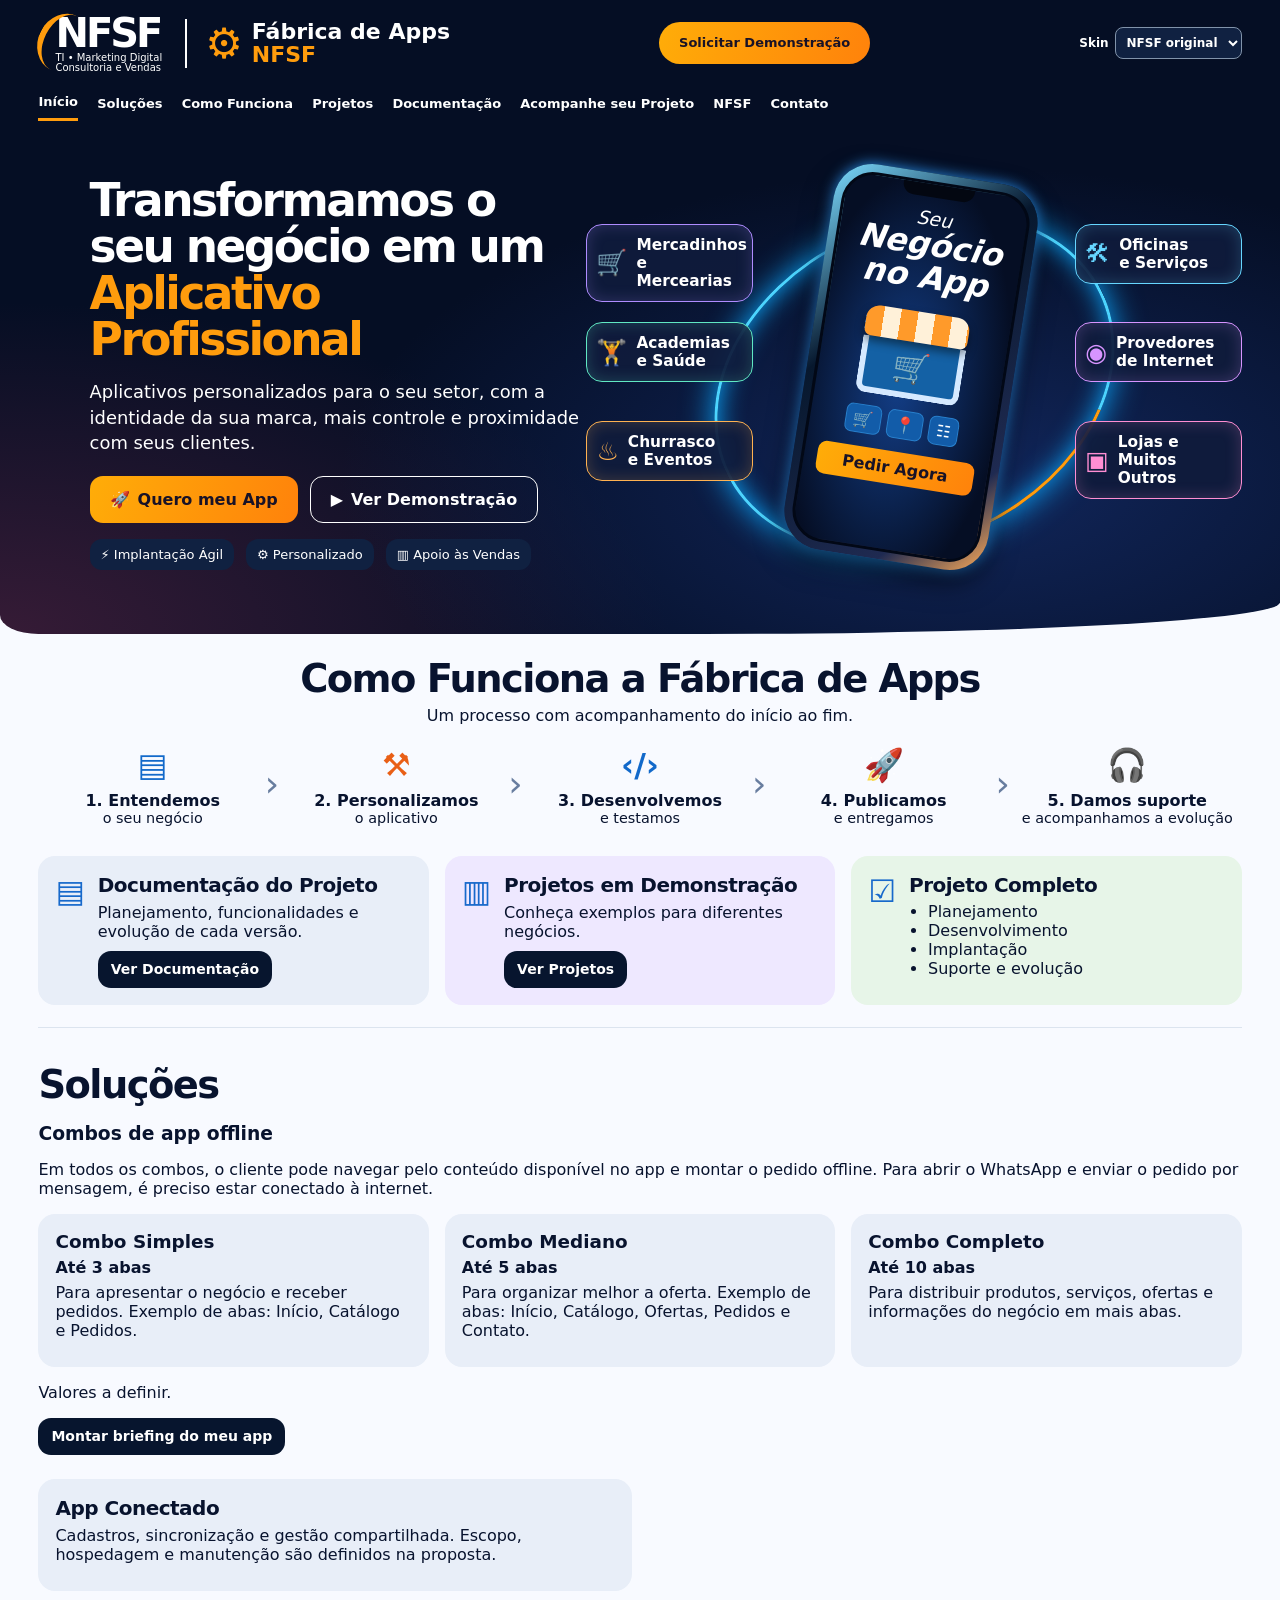
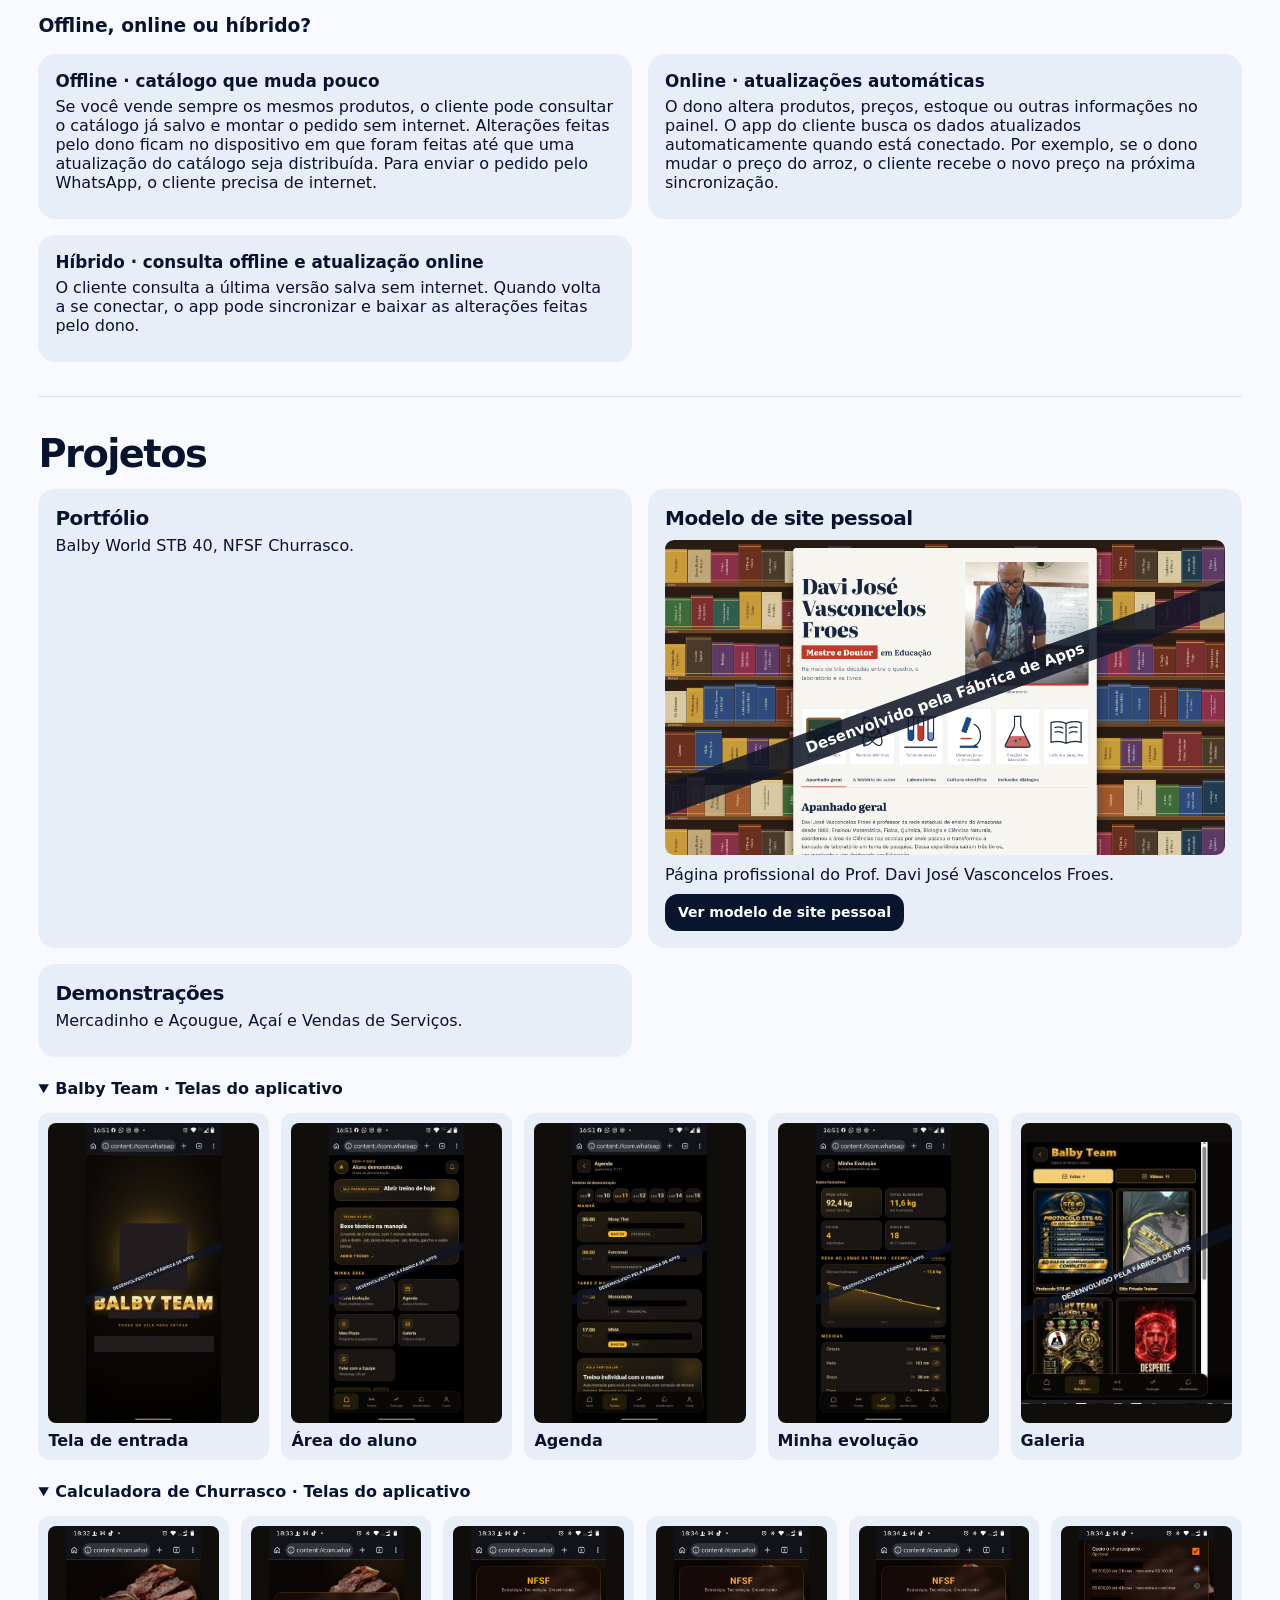
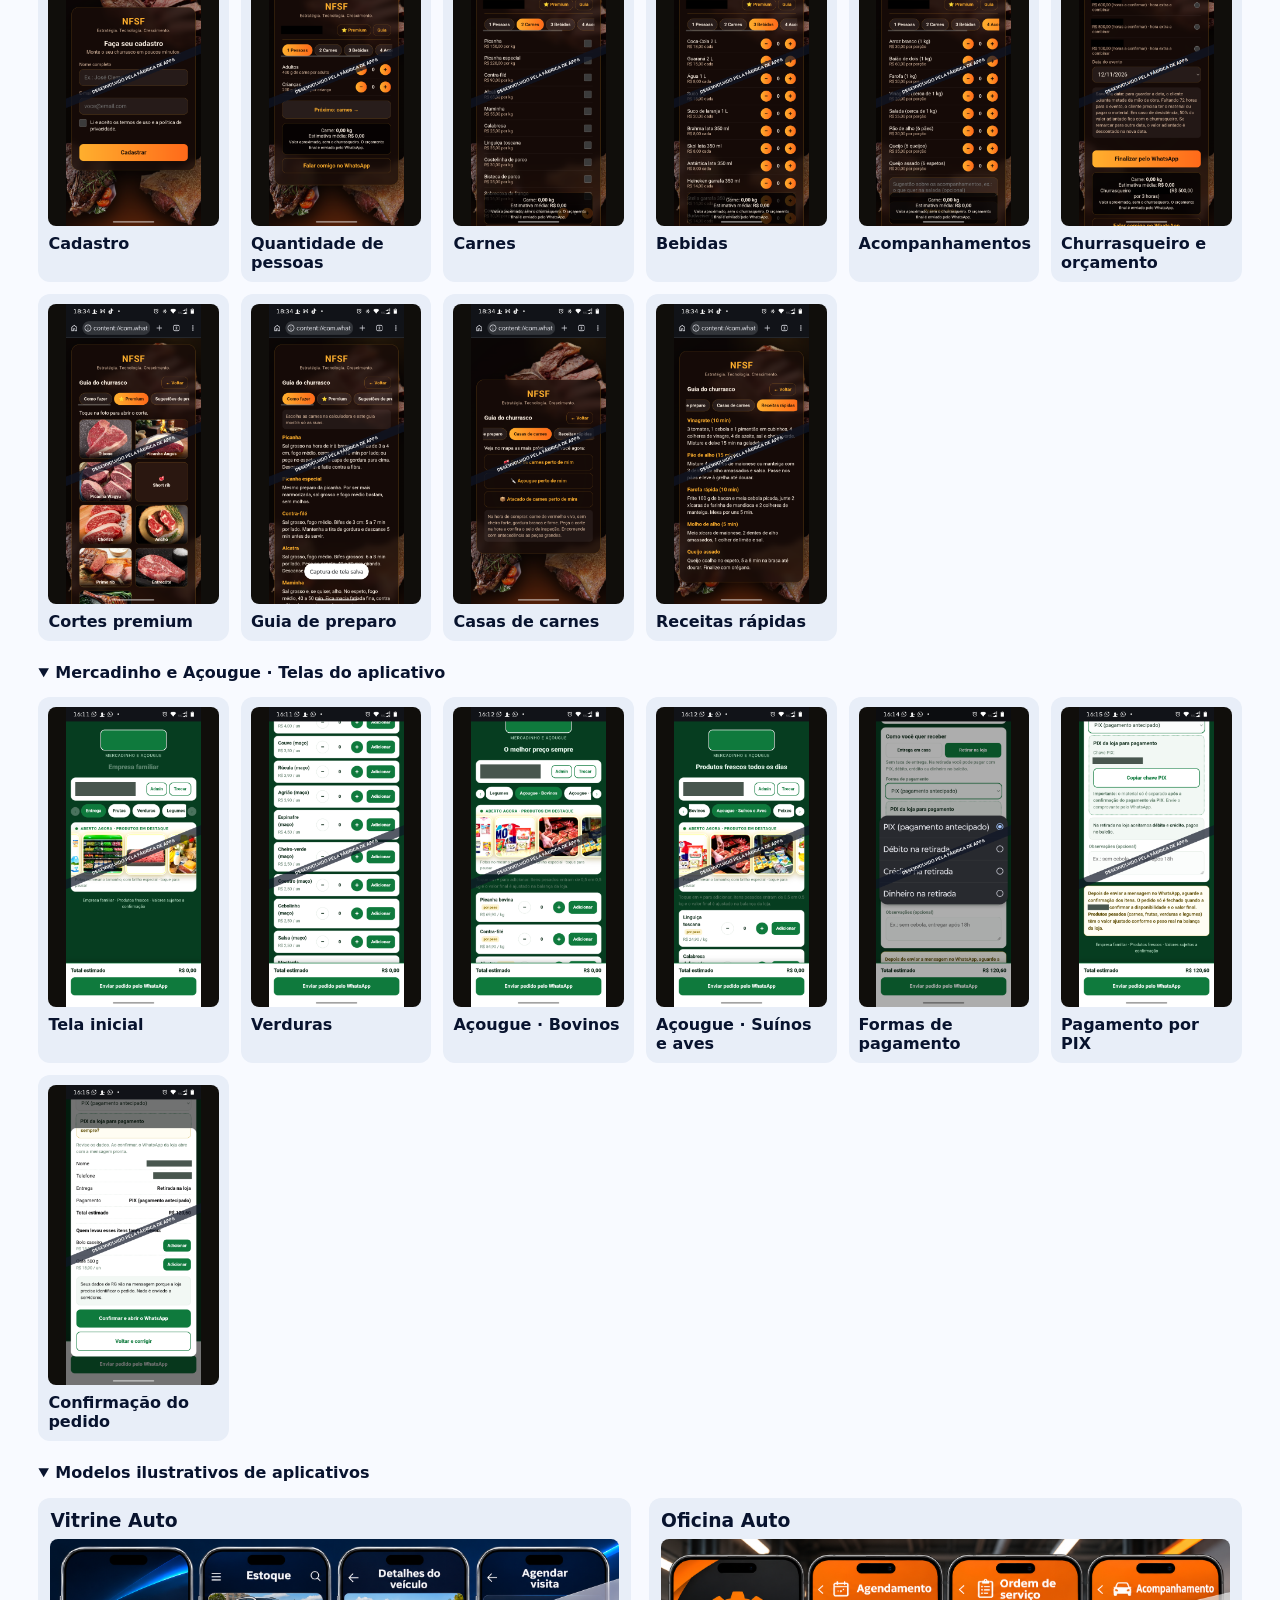
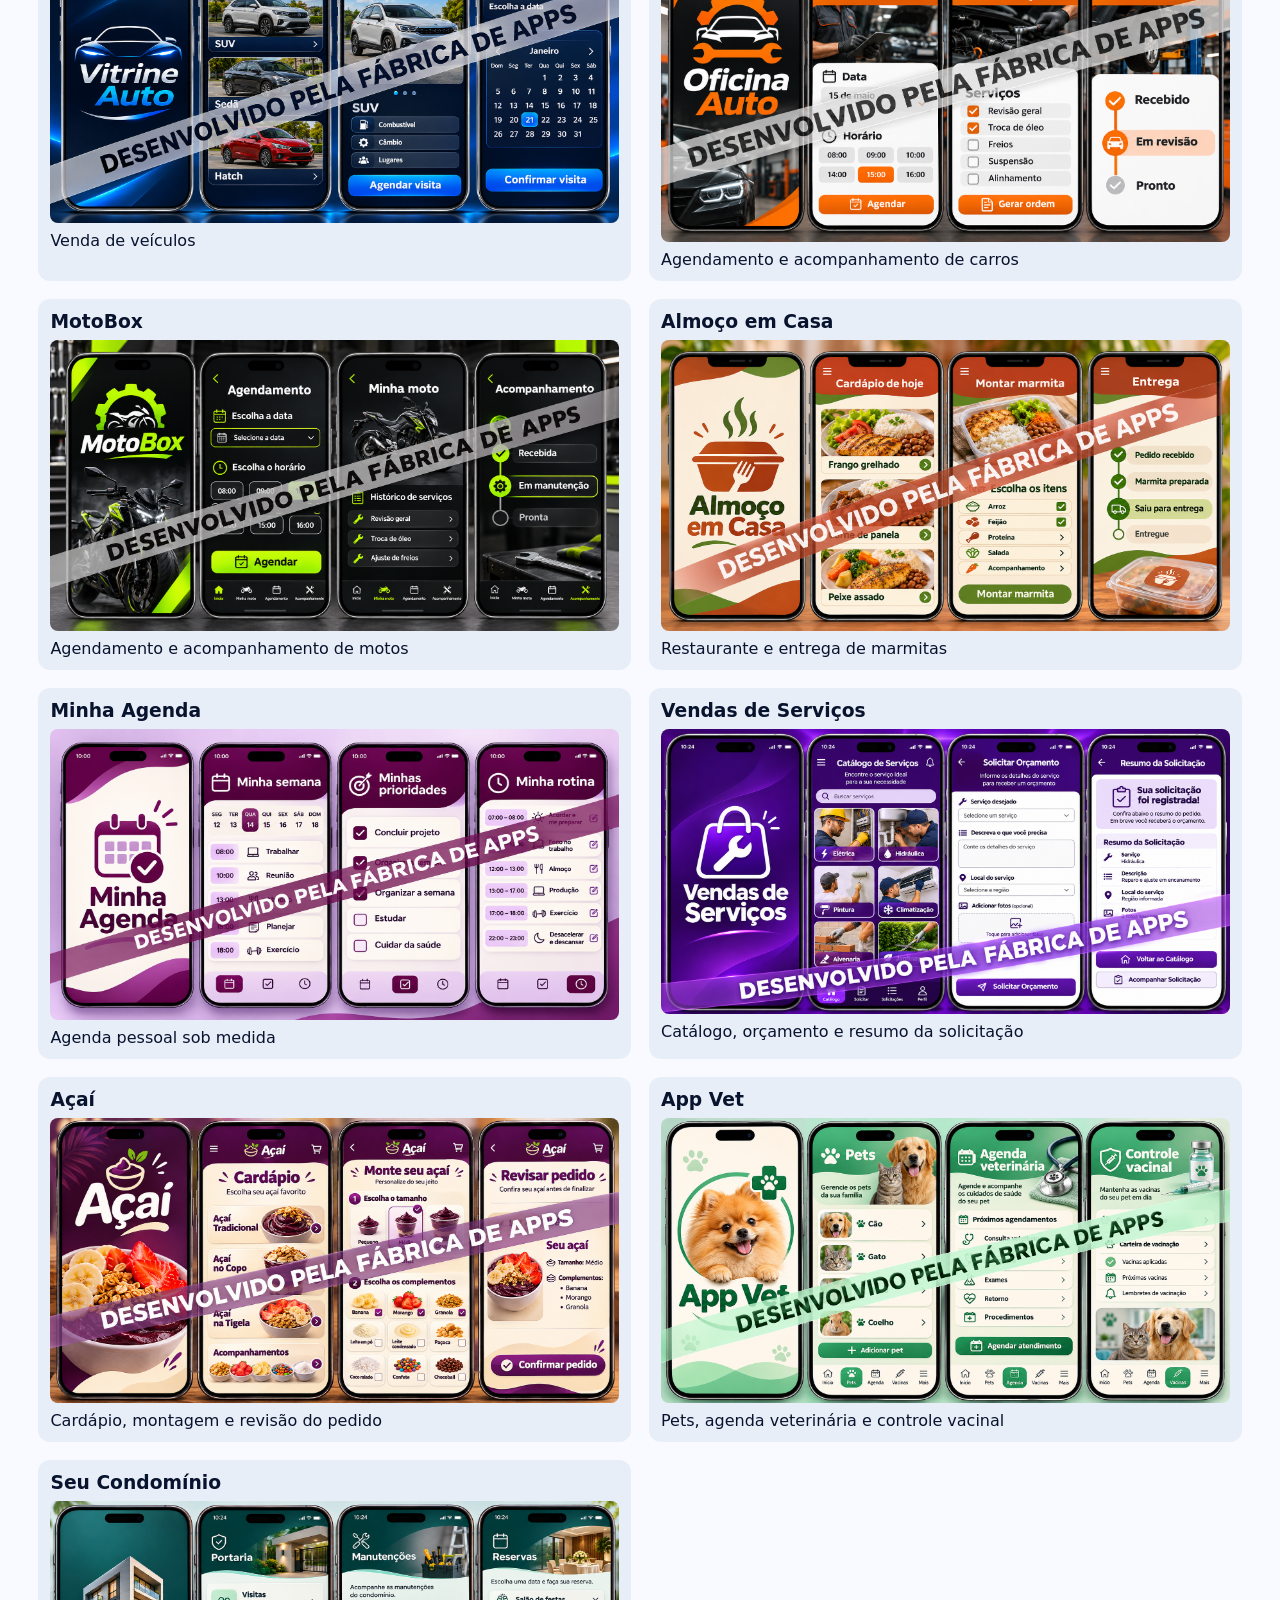
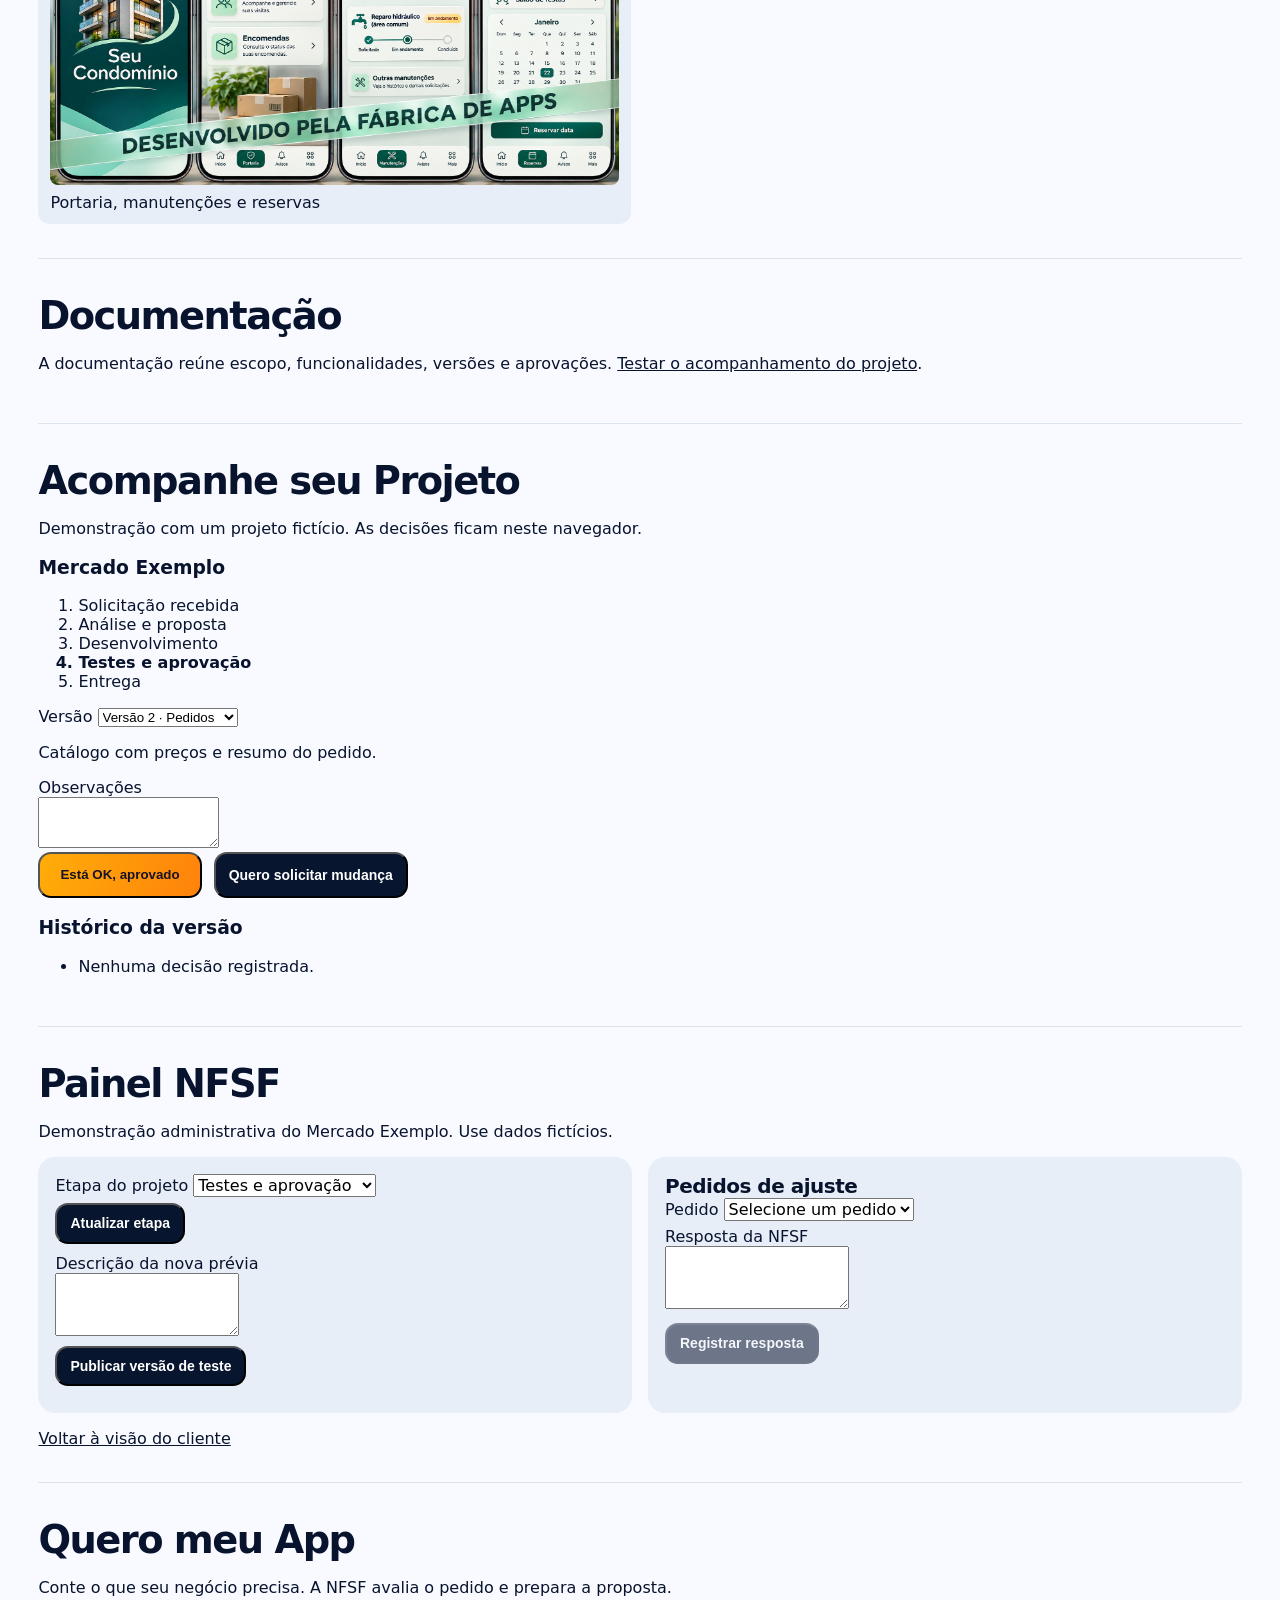
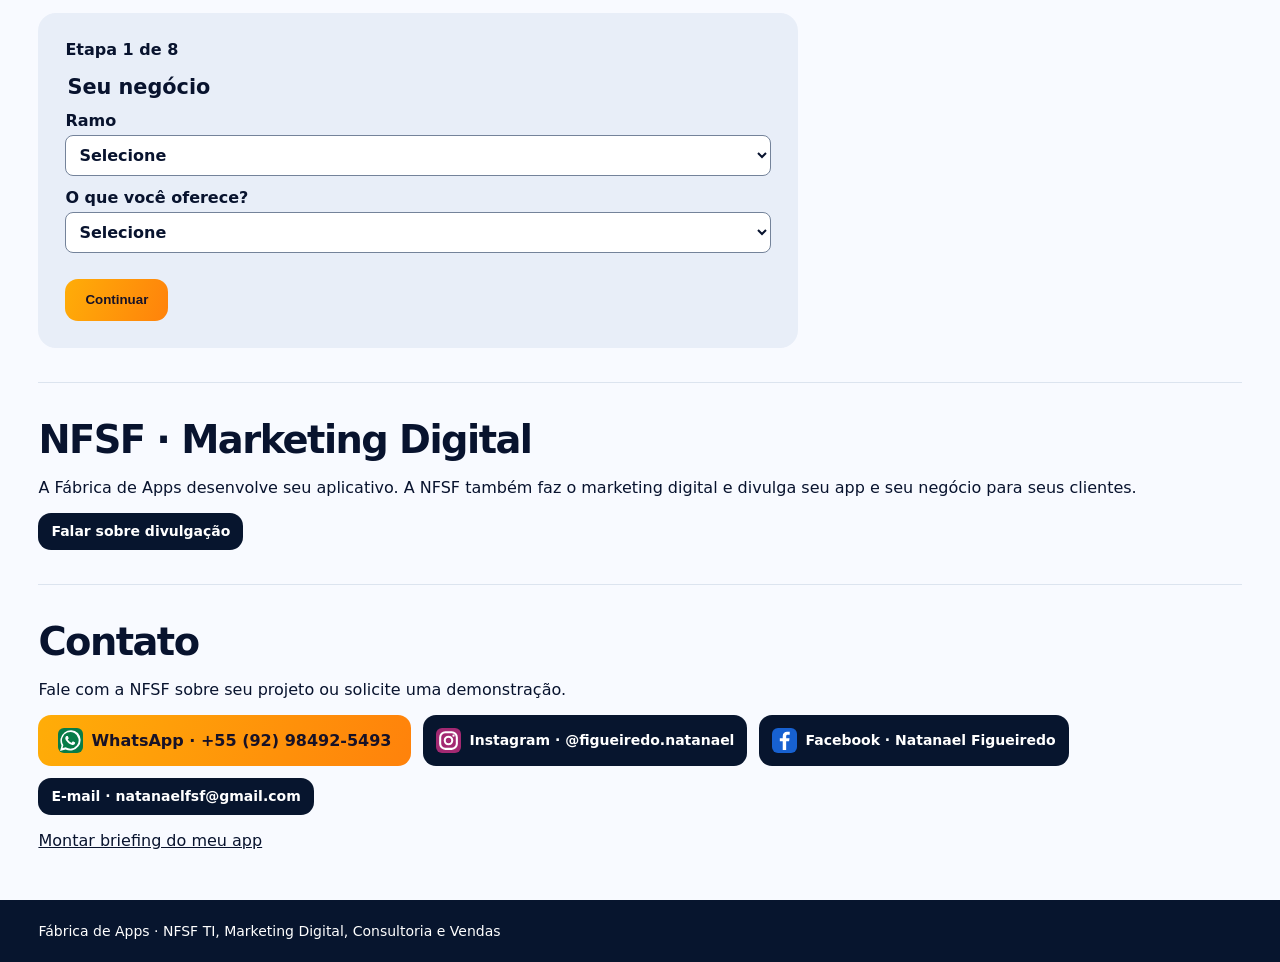
<file: public/nfsfdigital/fabrica-de-apps/index.html>
<!doctype html>
<html lang="pt-BR">
<head><meta charset="utf-8"><meta name="viewport" content="width=device-width,initial-scale=1"><meta name="description" content="Aplicativos personalizados para pequenos negócios, desenvolvidos pela NFSF."><title>Fábrica de Apps — NFSF</title><link rel="stylesheet" href="style.css"></head>
<body>
<main><div class="dark" id="inicio">
<header class="wrap header">
<a href="../" class="brands" aria-label="Voltar ao site da NFSF"><span class="nfsf"><strong>NFSF</strong><small>TI • Marketing Digital<br>Consultoria e Vendas</small></span><span class="factory"><i aria-hidden="true">⚙</i><span>Fábrica de Apps<b>NFSF</b></span></span></a>
<nav aria-label="Menu principal"><a href="#inicio" aria-current="page">Início</a><a href="#solucoes">Soluções</a><a href="#como-funciona">Como Funciona</a><a href="#projetos">Projetos</a><a href="#documentacao">Documentação</a><a href="#acompanhar">Acompanhe seu Projeto</a><a href="#nfsf">NFSF</a><a href="#contato">Contato</a></nav>
<a class="button orange header-action" href="https://wa.me/5592984925493?text=Ol%C3%A1!%20Gostaria%20de%20solicitar%20uma%20demonstra%C3%A7%C3%A3o%20da%20F%C3%A1brica%20de%20Apps%20%E2%80%94%20NFSF.">Solicitar Demonstração</a>
<label class="skin-control" for="skin">Skin <select id="skin"><option value="nfsf">NFSF original</option><option value="ciano">Ciano</option><option value="violeta">Violeta</option></select></label></header>
<section class="wrap hero" aria-labelledby="titulo">
<div class="intro"><h1 id="titulo">Transformamos o seu negócio em um <em>Aplicativo Profissional</em></h1>
<p>Aplicativos personalizados para o seu setor, com a identidade da sua marca, mais controle e proximidade com seus clientes.</p>
<div class="actions"><a class="button orange" href="#briefing">🚀 <span>Quero meu App</span></a><a class="button outline" href="#projetos">▶ <span>Ver Demonstração</span></a></div>
<ul class="benefits"><li>⚡ Implantação Ágil</li><li>⚙ Personalizado</li><li>▥ Apoio às Vendas</li></ul></div>
<div class="showcase" aria-label="Ilustração de um aplicativo comercial e dos segmentos atendidos">
<div class="halo"></div><div class="phone" aria-hidden="true"><div class="screen"><div class="notch"></div><p>Seu<br><strong>Negócio<br>no App</strong></p><div class="store"><div class="awning"></div><div class="window">🛒</div></div><div class="app-icons"><span>🛒</span><span>📍</span><span>☷</span></div><div class="order">Pedir Agora</div></div></div>
<ul class="sectors">
<li style="--accent:#af8cff"><i>🛒</i>Mercadinhos<br>e Mercearias</li><li style="--accent:#60e8c3"><i>🏋</i>Academias<br>e Saúde</li><li style="--accent:#ffb251"><i>♨</i>Churrasco<br>e Eventos</li><li style="--accent:#66d6ff"><i>🛠</i>Oficinas<br>e Serviços</li><li style="--accent:#d794ff"><i>◉</i>Provedores<br>de Internet</li><li style="--accent:#ff8ed3"><i>▣</i>Lojas e<br>Muitos Outros</li></ul>
</div>
</section>
</div>
<section id="como-funciona" class="process wrap">
<h2>Como Funciona a Fábrica de Apps</h2><p>Um processo com acompanhamento do início ao fim.</p>
<ol class="steps"><li><i>▤</i><strong>1. Entendemos</strong><span>o seu negócio</span></li><li><i>⚒</i><strong>2. Personalizamos</strong><span>o aplicativo</span></li><li><i>‹/›</i><strong>3. Desenvolvemos</strong><span>e testamos</span></li><li><i>🚀</i><strong>4. Publicamos</strong><span>e entregamos</span></li><li><i>🎧</i><strong>5. Damos suporte</strong><span>e acompanhamos a evolução</span></li></ol>
<div class="highlights"><article><span aria-hidden="true">▤</span><div><h3>Documentação do Projeto</h3><p>Planejamento, funcionalidades e evolução de cada versão.</p><a class="button ink" href="#documentacao">Ver Documentação</a></div></article><article><span aria-hidden="true">▥</span><div><h3>Projetos em Demonstração</h3><p>Conheça exemplos para diferentes negócios.</p><a class="button ink" href="#projetos">Ver Projetos</a></div></article><article><span aria-hidden="true">☑</span><div><h3>Projeto Completo</h3><ul><li>Planejamento</li><li>Desenvolvimento</li><li>Implantação</li><li>Suporte e evolução</li></ul></div></article></div>
</section>
<section id="solucoes" class="wrap detail"><h2>Soluções</h2><div id="combos-offline"><h3>Combos de app offline</h3><p>Em todos os combos, o cliente pode navegar pelo conteúdo disponível no app e montar o pedido offline. Para abrir o WhatsApp e enviar o pedido por mensagem, é preciso estar conectado à internet.</p><div class="tiles combo-tiles"><article><h4>Combo Simples</h4><strong>Até 3 abas</strong><p>Para apresentar o negócio e receber pedidos. Exemplo de abas: Início, Catálogo e Pedidos.</p></article><article><h4>Combo Mediano</h4><strong>Até 5 abas</strong><p>Para organizar melhor a oferta. Exemplo de abas: Início, Catálogo, Ofertas, Pedidos e Contato.</p></article><article><h4>Combo Completo</h4><strong>Até 10 abas</strong><p>Para distribuir produtos, serviços, ofertas e informações do negócio em mais abas.</p></article></div><p>Valores a definir.</p><a class="button ink" href="#briefing">Montar briefing do meu app</a></div><div class="tiles"><article><h3>App Conectado</h3><p>Cadastros, sincronização e gestão compartilhada. Escopo, hospedagem e manutenção são definidos na proposta.</p></article></div><div id="ajuda-conectividade" class="connect-help" aria-labelledby="titulo-conectividade"><h3 id="titulo-conectividade">Offline, online ou híbrido?</h3><div class="tiles"><article><h4>Offline · catálogo que muda pouco</h4><p>Se você vende sempre os mesmos produtos, o cliente pode consultar o catálogo já salvo e montar o pedido sem internet. Alterações feitas pelo dono ficam no dispositivo em que foram feitas até que uma atualização do catálogo seja distribuída. Para enviar o pedido pelo WhatsApp, o cliente precisa de internet.</p></article><article><h4>Online · atualizações automáticas</h4><p>O dono altera produtos, preços, estoque ou outras informações no painel. O app do cliente busca os dados atualizados automaticamente quando está conectado. Por exemplo, se o dono mudar o preço do arroz, o cliente recebe o novo preço na próxima sincronização.</p></article><article><h4>Híbrido · consulta offline e atualização online</h4><p>O cliente consulta a última versão salva sem internet. Quando volta a se conectar, o app pode sincronizar e baixar as alterações feitas pelo dono.</p></article></div></div></section>
<section id="projetos" class="wrap detail"><h2>Projetos</h2><div class="tiles"><article><h3>Portfólio</h3><p>Balby World STB 40, NFSF Churrasco.</p></article><article id="site-pessoal"><h3>Modelo de site pessoal</h3><div class="galeria-arte galeria-capa"><img loading="lazy" src="assets/site-pessoal-froes.png" alt="Captura em tela cheia da página inicial do Prof. Davi Froes" width="1920" height="1080"><span class="galeria-faixa" aria-hidden="true">Desenvolvido pela Fábrica de Apps</span></div><p>Página profissional do Prof. Davi José Vasconcelos Froes.</p><a class="button ink" href="https://davi-froes-digital-home.lovable.app/" target="_blank" rel="noopener noreferrer">Ver modelo de site pessoal</a></article><article><h3>Demonstrações</h3><p>Mercadinho e Açougue, Açaí e Vendas de Serviços.</p></article></div><details id="balby" class="balby-gallery" open><summary>Balby Team · Telas do aplicativo</summary><div class="balby-grid"><figure><img loading="lazy" src="assets/balby-entrada-publico.png" alt="Tela de entrada do Balby Team"><figcaption>Tela de entrada</figcaption></figure><figure><img loading="lazy" src="assets/balby-inicio-publico.png" alt="Área do aluno do Balby Team"><figcaption>Área do aluno</figcaption></figure><figure><img loading="lazy" src="assets/balby-agenda-publico.png" alt="Agenda do Balby Team"><figcaption>Agenda</figcaption></figure><figure><img loading="lazy" src="assets/balby-evolucao-publico.png" alt="Minha evolução do Balby Team"><figcaption>Minha evolução</figcaption></figure><figure><img loading="lazy" src="assets/balby-galeria-publico.png" alt="Galeria do Balby Team"><figcaption>Galeria</figcaption></figure></div></details><details id="calculadora-churrasco" class="balby-gallery" open><summary>Calculadora de Churrasco · Telas do aplicativo</summary><div class="balby-grid"><figure><img loading="lazy" src="assets/churrasco-cadastro-publico.png" alt="Cadastro na Calculadora de Churrasco"><figcaption>Cadastro</figcaption></figure><figure><img loading="lazy" src="assets/churrasco-pessoas-publico.png" alt="Quantidade de pessoas na Calculadora de Churrasco"><figcaption>Quantidade de pessoas</figcaption></figure><figure><img loading="lazy" src="assets/churrasco-carnes-publico.png" alt="Carnes na Calculadora de Churrasco"><figcaption>Carnes</figcaption></figure><figure><img loading="lazy" src="assets/churrasco-bebidas-publico.png" alt="Bebidas na Calculadora de Churrasco"><figcaption>Bebidas</figcaption></figure><figure><img loading="lazy" src="assets/churrasco-acompanhamentos-publico.png" alt="Acompanhamentos na Calculadora de Churrasco"><figcaption>Acompanhamentos</figcaption></figure><figure><img loading="lazy" src="assets/churrasco-orcamento-publico.png" alt="Churrasqueiro e orçamento na Calculadora de Churrasco"><figcaption>Churrasqueiro e orçamento</figcaption></figure><figure><img loading="lazy" src="assets/churrasco-premium-publico.png" alt="Cortes premium na Calculadora de Churrasco"><figcaption>Cortes premium</figcaption></figure><figure><img loading="lazy" src="assets/churrasco-preparo-publico.png" alt="Guia de preparo na Calculadora de Churrasco"><figcaption>Guia de preparo</figcaption></figure><figure><img loading="lazy" src="assets/churrasco-casas-de-carnes-publico.png" alt="Casas de carnes na Calculadora de Churrasco"><figcaption>Casas de carnes</figcaption></figure><figure><img loading="lazy" src="assets/churrasco-receitas-publico.png" alt="Receitas rápidas na Calculadora de Churrasco"><figcaption>Receitas rápidas</figcaption></figure></div></details><details id="mercadinho" class="balby-gallery" open><summary>Mercadinho e Açougue · Telas do aplicativo</summary><div class="balby-grid"><figure><img loading="lazy" src="assets/mercadinho-inicio-publico.png" alt="Tela inicial do app de mercadinho"><figcaption>Tela inicial</figcaption></figure><figure><img loading="lazy" src="assets/mercadinho-verduras-publico.png" alt="Verduras do app de mercadinho"><figcaption>Verduras</figcaption></figure><figure><img loading="lazy" src="assets/mercadinho-bovinos-publico.png" alt="Açougue · Bovinos do app de mercadinho"><figcaption>Açougue · Bovinos</figcaption></figure><figure><img loading="lazy" src="assets/mercadinho-suinos-e-aves-publico.png" alt="Açougue · Suínos e aves do app de mercadinho"><figcaption>Açougue · Suínos e aves</figcaption></figure><figure><img loading="lazy" src="assets/mercadinho-formas-de-pagamento-publico.png" alt="Formas de pagamento do app de mercadinho"><figcaption>Formas de pagamento</figcaption></figure><figure><img loading="lazy" src="assets/mercadinho-pagamento-publico.png" alt="Pagamento por PIX do app de mercadinho"><figcaption>Pagamento por PIX</figcaption></figure><figure><img loading="lazy" src="assets/mercadinho-confirmacao-publico.png" alt="Confirmação do pedido do app de mercadinho"><figcaption>Confirmação do pedido</figcaption></figure></div></details><details class="balby-gallery" id="modelos-ilustrativos" open><summary>Modelos ilustrativos de aplicativos</summary><div class="galeria-modelos"><figure><h3>Vitrine Auto</h3><img loading="lazy" src="assets/vitrine-auto.png" alt="Quatro telas do modelo Vitrine Auto"><figcaption>Venda de veículos</figcaption></figure><figure><h3>Oficina Auto</h3><img loading="lazy" src="assets/oficina-auto.png" alt="Quatro telas do modelo Oficina Auto"><figcaption>Agendamento e acompanhamento de carros</figcaption></figure><figure><h3>MotoBox</h3><img loading="lazy" src="assets/motobox.png" alt="Quatro telas do modelo MotoBox"><figcaption>Agendamento e acompanhamento de motos</figcaption></figure><figure><h3>Almoço em Casa</h3><img loading="lazy" src="assets/almoco-em-casa.png" alt="Quatro telas do modelo Almoço em Casa"><figcaption>Restaurante e entrega de marmitas</figcaption></figure><figure><h3>Minha Agenda</h3><img loading="lazy" src="assets/minha-agenda.png" alt="Quatro telas do modelo Minha Agenda"><figcaption>Agenda pessoal sob medida</figcaption></figure><figure><h3>Vendas de Serviços</h3><img loading="lazy" src="assets/ilustrativo-vendas.png" alt="Quatro telas ilustrativas de Vendas de Serviços com a faixa da Fábrica de Apps"><figcaption>Catálogo, orçamento e resumo da solicitação</figcaption></figure><figure><h3>Açaí</h3><img loading="lazy" src="assets/ilustrativo-acai.png" alt="Quatro telas ilustrativas de Açaí com a faixa da Fábrica de Apps"><figcaption>Cardápio, montagem e revisão do pedido</figcaption></figure><figure><h3>App Vet</h3><img loading="lazy" src="assets/ilustrativo-vet.png" alt="Quatro telas ilustrativas de App Vet com a faixa da Fábrica de Apps"><figcaption>Pets, agenda veterinária e controle vacinal</figcaption></figure><figure><h3>Seu Condomínio</h3><img loading="lazy" src="assets/ilustrativo-condominio.png" alt="Quatro telas ilustrativas de Seu Condomínio com a faixa da Fábrica de Apps"><figcaption>Portaria, manutenções e reservas</figcaption></figure></div></details></section>
<section id="documentacao" class="wrap detail"><h2>Documentação</h2><p>A documentação reúne escopo, funcionalidades, versões e aprovações. <a href="#acompanhar">Testar o acompanhamento do projeto</a>.</p></section>
<section id="acompanhar" class="wrap detail"><h2>Acompanhe seu Projeto</h2><p>Demonstração com um projeto fictício. As decisões ficam neste navegador.</p><h3>Mercado Exemplo</h3><ol><li>Solicitação recebida</li><li>Análise e proposta</li><li>Desenvolvimento</li><li aria-current="step">Testes e aprovação</li><li>Entrega</li></ol><form id="review"><label>Versão <select name="version"><option value="2">Versão 2 · Pedidos</option><option value="1">Versão 1 · Catálogo</option></select></label><p id="preview"></p><label>Observações<br><textarea name="note" rows="3" maxlength="1000"></textarea></label><div class="actions"><button class="button orange" value="Aprovada">Está OK, aprovado</button><button class="button ink" value="Ajuste solicitado">Quero solicitar mudança</button></div><p id="review-status" role="status"></p></form><h3>Histórico da versão</h3><ul id="review-history"></ul></section><section id="painel-nfsf" class="wrap detail"><h2>Painel NFSF</h2><p>Demonstração administrativa do Mercado Exemplo. Use dados fictícios.</p><div class="tiles"><article><form id="admin-etapa"><label>Etapa do projeto <select name="stage"><option>Solicitação recebida</option><option>Análise e proposta</option><option>Desenvolvimento</option><option>Testes e aprovação</option><option>Entrega</option></select></label><p><button class="button ink">Atualizar etapa</button></p></form><form id="admin-previa"><label>Descrição da nova prévia<br><textarea name="description" required maxlength="1000" rows="3"></textarea></label><p><button class="button ink">Publicar versão de teste</button></p></form></article><article><h3>Pedidos de ajuste</h3><form id="admin-resposta"><label>Pedido <select name="request" required></select></label><p><label>Resposta da NFSF<br><textarea name="reply" required maxlength="1000" rows="3"></textarea></label></p><button class="button ink">Registrar resposta</button></form></article></div><p id="admin-status" role="status"></p><a href="#acompanhar">Voltar à visão do cliente</a></section><section id="briefing" class="wrap detail"><h2>Quero meu App</h2><p>Conte o que seu negócio precisa. A NFSF avalia o pedido e prepara a proposta.</p><form id="brief-form"><p id="brief-etapa" aria-live="polite">Etapa 1 de 8</p><fieldset><legend tabindex="-1">Seu negócio</legend><label>Ramo<select name="ramo" required><option value="">Selecione</option><option>Mercadinho</option><option>Restaurante ou delivery</option><option>Academia</option><option>Pet shop</option><option>Oficina</option><option>Provedor de internet</option><option>Loja</option><option>Outro</option></select></label><label>O que você oferece?<select name="oferta" required><option value="">Selecione</option><option>Produtos</option><option>Serviços</option><option>Produtos e serviços</option></select></label></fieldset><fieldset hidden disabled><legend tabindex="-1">Tipo de pedido</legend><label>Como quer contratar?<select name="modalidade" required><option value="">Selecione</option><option>Combo offline</option><option>Projeto personalizado</option></select></label><label hidden>Escolha seu combo<select name="combo"><option value="">Selecione</option><option>Simples · até 3 abas</option><option>Mediano · até 5 abas</option><option>Completo · até 10 abas</option></select></label><p>Valores a definir na proposta.</p></fieldset><fieldset hidden disabled><legend tabindex="-1">Objetivo do aplicativo</legend><label>Formato pretendido<select name="objetivo" required><option value="">Selecione</option><option>Catálogo</option><option>Catálogo com pedidos</option><option>Agendamento</option><option>Gestão</option><option>Página profissional</option></select></label></fieldset><fieldset hidden disabled><legend tabindex="-1">Conectividade</legend><label>Como o app deve funcionar?<select name="conexao" required><option value="">Selecione</option><option>Online</option><option>Offline</option><option>Híbrido</option><option>Preciso de orientação</option></select></label><details class="connect-inline"><summary>Qual opção devo escolher?</summary><p><strong>Offline:</strong> se o catálogo muda pouco e o cliente pode enviar o pedido pelo WhatsApp quando tiver internet.</p><p><strong>Online:</strong> se você quer alterar produtos e preços no painel e atualizar automaticamente o app do cliente quando ele estiver conectado.</p><p><strong>Híbrido:</strong> se o cliente precisa consultar o catálogo salvo sem internet e receber atualizações quando se reconectar.</p><p>Se estiver em dúvida, escolha <strong>Preciso de orientação</strong>.</p></details></fieldset><fieldset hidden disabled><legend tabindex="-1">Recursos desejados</legend><div class="checks"><label><input type="checkbox" name="recursos" value="WhatsApp"> WhatsApp</label><label><input type="checkbox" name="recursos" value="Catálogo"> Catálogo</label><label><input type="checkbox" name="recursos" value="Carrinho"> Carrinho</label><label><input type="checkbox" name="recursos" value="Agendamento"> Agendamento</label><label><input type="checkbox" name="recursos" value="Cadastro"> Cadastro</label><label><input type="checkbox" name="recursos" value="Área administrativa"> Área administrativa</label><label><input type="checkbox" name="recursos" value="Banco de dados"> Banco de dados</label><label><input type="checkbox" name="recursos" value="Pagamentos"> Pagamentos</label><label><input type="checkbox" name="recursos" value="Entregas e localização"> Entregas e localização</label><label><input type="checkbox" name="recursos" value="Notificações"> Notificações</label></div></fieldset><fieldset hidden disabled><legend tabindex="-1">Dados do cliente</legend><label>Tipo de pessoa<select name="pessoa" required><option value="">Selecione</option><option>Pessoa física</option><option>Pessoa jurídica</option></select></label><label>Nome completo ou razão social<input name="cliente" required maxlength="120" autocomplete="name"></label><label>Nome do negócio<input name="negocio" required maxlength="120" autocomplete="organization"></label><label>E-mail<input name="email" type="email" required maxlength="160" autocomplete="email"></label><label>Telefone ou WhatsApp<input name="telefone" type="tel" required maxlength="25" autocomplete="tel"></label><label>Observações<textarea name="observacoes" rows="3" maxlength="1200"></textarea></label></fieldset><fieldset hidden disabled><legend tabindex="-1">Endereço</legend><label>CEP<input name="cep" required inputmode="numeric" autocomplete="postal-code" maxlength="9" pattern="[0-9]{5}-?[0-9]{3}" placeholder="00000-000"></label><button type="button" class="button ink" id="brief-buscar-cep">Buscar CEP</button><label>Rua ou avenida<input name="logradouro" required autocomplete="address-line1"></label><label>Número (ou S/N)<input name="numero" required></label><label>Complemento<input name="complemento" autocomplete="address-line2"></label><label>Bairro<input name="bairro" required></label><label>Cidade<input name="cidade" required autocomplete="address-level2"></label><label>UF<input name="uf" required maxlength="2" pattern="[A-Za-z]{2}" autocomplete="address-level1"></label><div class="actions"><button type="button" class="button ink" id="brief-localizar">Usar minha localização</button><button type="button" class="button ink" id="brief-ver-endereco">Ver no Google Maps</button><button type="button" class="button ink" id="brief-remover-localizacao" hidden>Usar apenas o endereço</button></div><p id="brief-endereco-status" role="status"></p></fieldset><fieldset hidden disabled><legend tabindex="-1">Revise seu briefing</legend><p>Confira os dados antes de copiar. A equipe NFSF usa o briefing para avaliar o escopo e preparar uma proposta.</p><textarea id="brief-resumo" aria-label="Resumo do briefing" rows="12" readonly></textarea><p><a id="brief-mapa" target="_blank" rel="noopener noreferrer">Abrir mapa do pedido</a></p><p>Você pode copiar o resumo ou abrir o WhatsApp para revisar e enviar o pedido.</p></fieldset><div class="actions"><button type="button" class="button ink" id="brief-voltar" hidden>Voltar</button><button type="submit" class="button orange" id="brief-avancar">Continuar</button><button type="button" class="button orange" id="brief-copiar" hidden>Copiar resumo</button><a class="button orange" id="brief-enviar" target="_blank" rel="noopener noreferrer" hidden>Enviar pedido pelo WhatsApp</a></div><p id="brief-status" role="status"></p></form></section><section id="nfsf" class="wrap detail" aria-labelledby="nfsf-titulo"><h2 id="nfsf-titulo">NFSF · Marketing Digital</h2><p>A Fábrica de Apps desenvolve seu aplicativo. A NFSF também faz o marketing digital e divulga seu app e seu negócio para seus clientes.</p><a class="button ink" href="https://wa.me/5592984925493?text=Ol%C3%A1!%20Quero%20saber%20mais%20sobre%20o%20servi%C3%A7o%20de%20marketing%20digital%20e%20divulga%C3%A7%C3%A3o%20da%20NFSF.">Falar sobre divulgação</a></section><section id="contato" class="wrap detail"><h2>Contato</h2><p>Fale com a NFSF sobre seu projeto ou solicite uma demonstração.</p><div class="actions"><a class="button orange" href="https://wa.me/5592984925493"><svg aria-hidden="true" focusable="false" width="25" height="25" viewBox="0 0 24 24" style="flex:none;border-radius:6px;background:#087c48"><path fill="white" d="M19.1 4.9A10 10 0 0 0 3.4 16.8L2 22l5.3-1.4A10 10 0 0 0 19.1 4.9ZM12 19.8c-1.5 0-2.9-.4-4.2-1.1l-.3-.2-3.1.8.8-3-.2-.3a8 8 0 1 1 7 3.8Zm4.4-6.1c-.2-.1-1.5-.7-1.7-.8-.2-.1-.4-.1-.6.1l-.8 1c-.1.2-.3.2-.5.1a6.6 6.6 0 0 1-3.3-2.9c-.1-.2 0-.3.1-.4l.6-.7c.1-.1.1-.3 0-.5L9.5 8c-.1-.4-.3-.4-.5-.4h-.5c-.2 0-.5.1-.7.3-.2.3-.8.8-.8 1.9s.8 2.2.9 2.3c.1.2 1.6 2.5 3.9 3.5 1.4.6 2 .7 2.7.6.5-.1 1.5-.6 1.7-1.2.2-.6.2-1.1.2-1.3Z"/></svg><span>WhatsApp · +55 (92) 98492-5493</span></a><a class="button ink" href="https://www.instagram.com/figueiredo.natanael/"><svg aria-hidden="true" focusable="false" width="25" height="25" viewBox="0 0 24 24" style="flex:none;border-radius:6px;background:#a32972"><rect x="4" y="4" width="16" height="16" rx="5" fill="none" stroke="white" stroke-width="2"/><circle cx="12" cy="12" r="3.6" fill="none" stroke="white" stroke-width="2"/><circle cx="16.8" cy="7.4" r="1.1" fill="white"/></svg><span>Instagram · @figueiredo.natanael</span></a><a class="button ink" href="https://www.facebook.com/profile.php?id=61595985953634"><svg aria-hidden="true" focusable="false" width="25" height="25" viewBox="0 0 24 24" style="flex:none;border-radius:6px;background:#1761d1"><path fill="white" d="M13.6 21v-8.2h2.8l.4-3h-3.2V7.9c0-.9.3-1.5 1.6-1.5H17V3.7c-.3 0-1.3-.2-2.5-.2-2.5 0-4.2 1.5-4.2 4.3v2H7.5v3h2.8V21h3.3Z"/></svg><span>Facebook · Natanael Figueiredo</span></a><a class="button ink" href="mailto:natanaelfsf@gmail.com">E-mail · natanaelfsf@gmail.com</a></div><p><a href="#briefing">Montar briefing do meu app</a></p></section>
</main><footer><div class="wrap">Fábrica de Apps · NFSF TI, Marketing Digital, Consultoria e Vendas</div></footer>
<script src="skin.js"></script>
<script src="briefing.js"></script>
<script src="acompanhamento.js"></script></body></html>
</file>
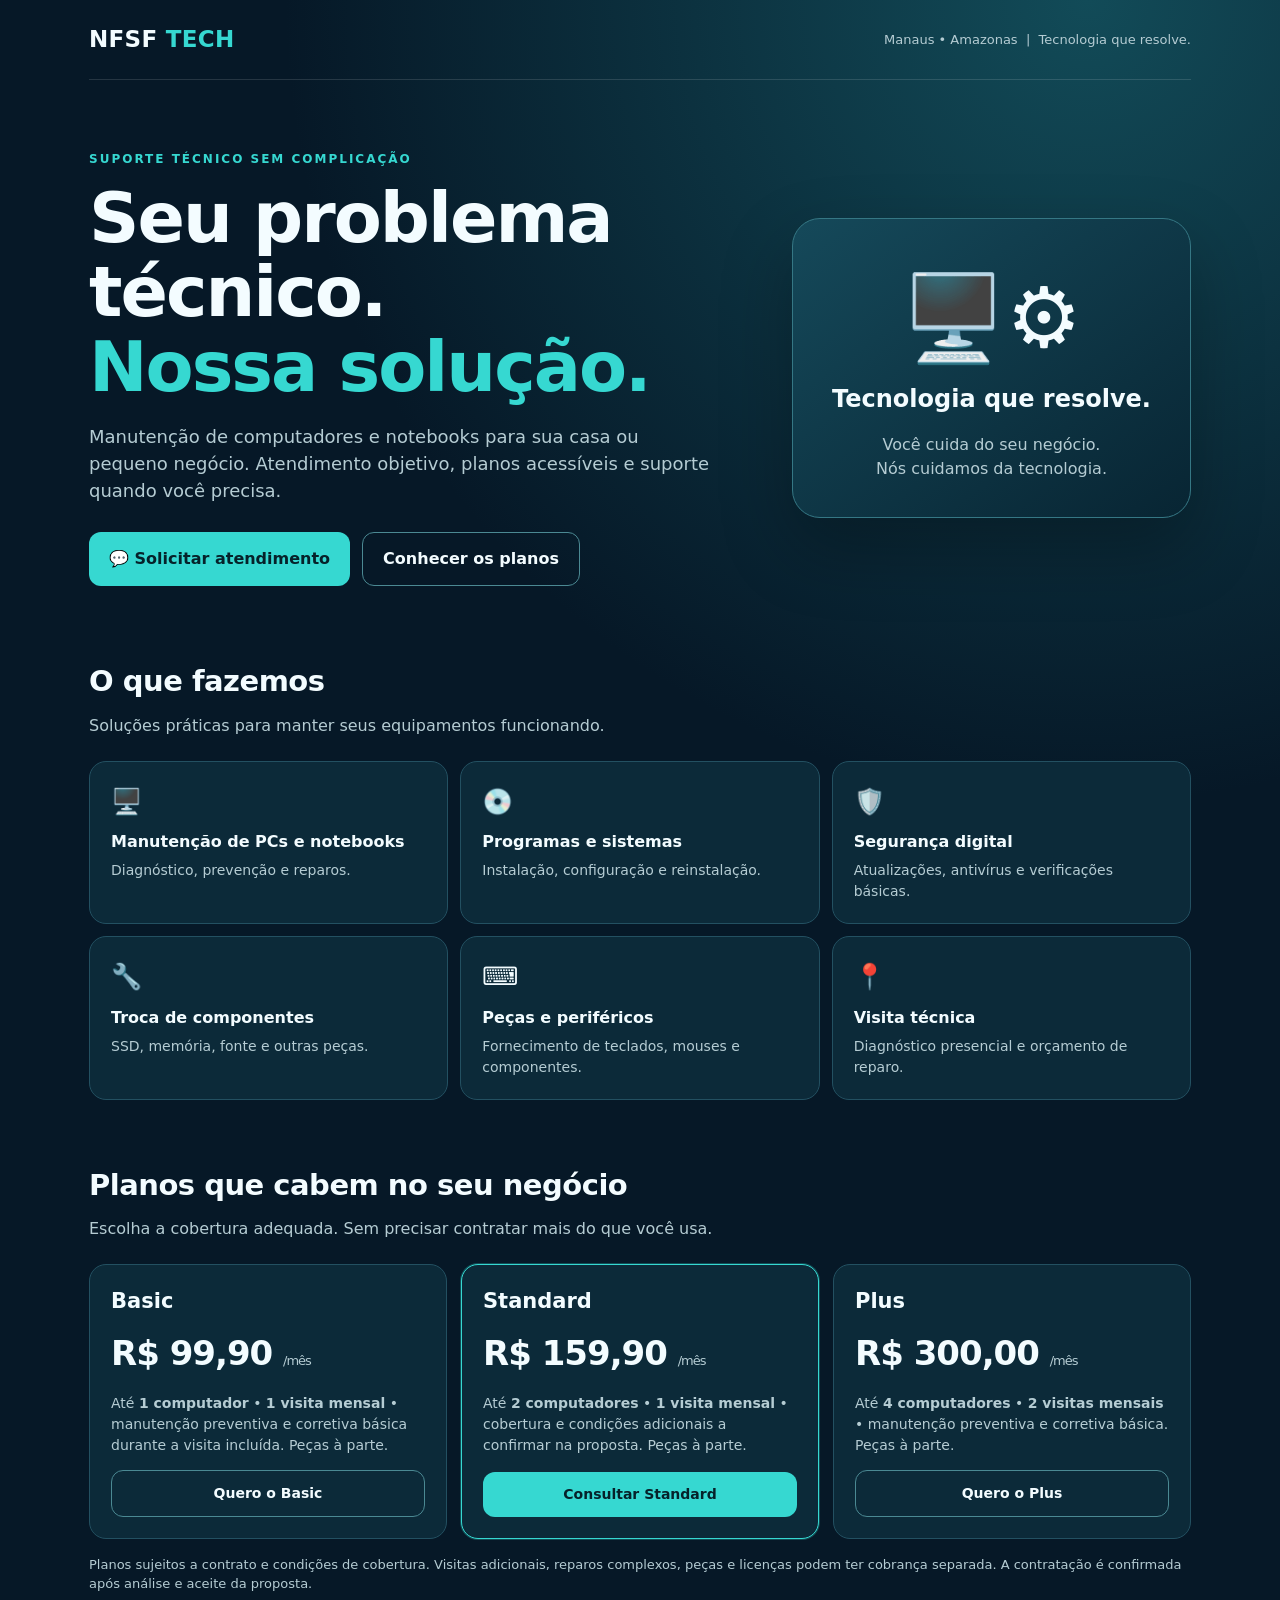
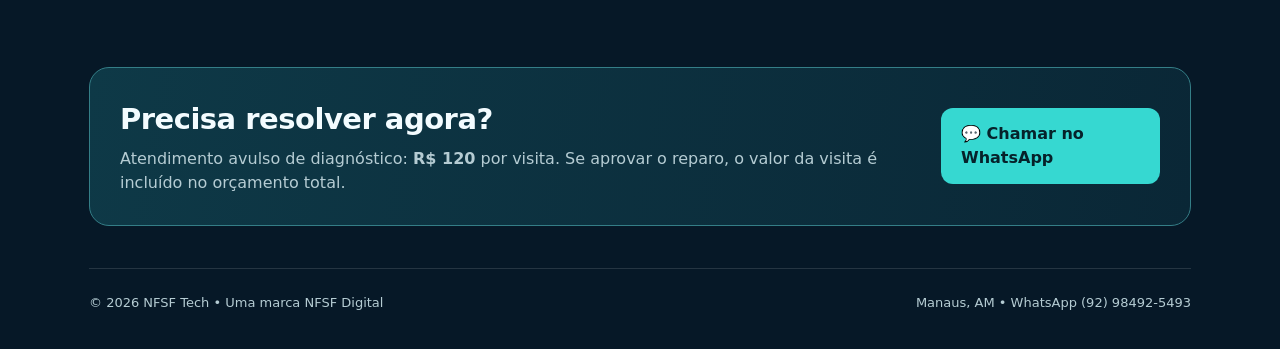
<file: public/nfsfdigital/nfsf-tech/index.html>
<!doctype html>
<html lang="pt-BR"><head><meta charset="utf-8"><meta name="viewport" content="width=device-width, initial-scale=1">
<meta name="theme-color" content="#071b2b"><meta name="description" content="NFSF Tech em Manaus: manutenção de computadores, notebooks, peças e periféricos. Planos acessíveis e atendimento técnico.">
<title>NFSF Tech | Tecnologia que resolve</title>
<style>
:root{--bg:#061827;--panel:#0d2b3a;--line:#235061;--accent:#36d8d1;--white:#f3fcff;--muted:#b5ccd3}*{box-sizing:border-box}html{scroll-behavior:smooth}body{margin:0;background:radial-gradient(circle at 85% 0%,#124b58 0,transparent 36%),var(--bg);color:var(--white);font:16px/1.5 system-ui,-apple-system,Segoe UI,Arial,sans-serif}a{color:inherit;text-decoration:none}.wrap{max-width:1150px;margin:auto;padding:0 24px}header{display:flex;align-items:center;justify-content:space-between;padding:22px 0;border-bottom:1px solid #ffffff20}.brand{font-size:23px;font-weight:850;letter-spacing:.3px}.brand b{color:var(--accent)}.tag{font-size:13px;color:var(--muted)}.btn{display:inline-flex;align-items:center;justify-content:center;gap:9px;background:var(--accent);color:#06222a;border-radius:12px;padding:14px 20px;font-weight:800;transition:transform .2s,background .2s}.btn:hover{transform:translateY(-2px);background:#76f5e9}.btn.secondary{background:transparent;border:1px solid #4b8993;color:var(--white)}.hero{padding:70px 0 42px;display:grid;grid-template-columns:1.25fr .75fr;gap:38px;align-items:center}.eyebrow{text-transform:uppercase;letter-spacing:2px;font-size:12px;color:var(--accent);font-weight:800}.hero h1{font-size:clamp(38px,5.5vw,70px);line-height:1.07;margin:13px 0 18px;letter-spacing:-2px}.hero h1 span{color:var(--accent)}.lead{color:var(--muted);font-size:18px;max-width:630px}.actions{display:flex;flex-wrap:wrap;gap:12px;margin-top:28px}.visual{border:1px solid #357784;border-radius:28px;background:linear-gradient(145deg,#15495a,#082533);padding:36px;box-shadow:0 30px 70px #0004}.visual .symbol{font-size:84px;text-align:center;line-height:1.5}.visual strong{display:block;font-size:24px;text-align:center}.visual p{text-align:center;color:var(--muted);margin-bottom:0}section{padding:32px 0}h2{font-size:29px;letter-spacing:-.5px;margin:0 0 10px}.sub{color:var(--muted);margin:0 0 23px}.services{display:grid;grid-template-columns:repeat(3,1fr);gap:12px}.tile,.plan{background:#0c2a39;border:1px solid var(--line);border-radius:17px;padding:21px}.tile .emoji{font-size:25px}.tile strong{display:block;margin-top:10px}.tile p{font-size:14px;color:var(--muted);margin:6px 0 0}.plans{display:grid;grid-template-columns:repeat(3,1fr);gap:14px}.plan{display:flex;flex-direction:column}.plan.featured{border-color:var(--accent);box-shadow:0 0 0 1px #36d8d144}.plan h3{margin:0;font-size:21px}.price{font-size:34px;font-weight:850;letter-spacing:-1px;margin:10px 0 0}.price small{font-size:13px;font-weight:500;color:var(--muted)}.plan p{color:var(--muted);font-size:14px;flex:1}.plan .btn{padding:12px;font-size:14px}.note{font-size:13px;color:var(--muted);margin-top:16px}.cta{margin:28px 0 42px;border:1px solid #347e87;background:linear-gradient(100deg,#0e3947,#0a2736);border-radius:20px;padding:30px;display:flex;align-items:center;justify-content:space-between;gap:20px}.cta h2{margin:0 0 6px}.cta p{margin:0;color:var(--muted)}footer{padding:24px 0 36px;border-top:1px solid #ffffff20;color:var(--muted);font-size:13px;display:flex;justify-content:space-between;gap:15px;flex-wrap:wrap}@media(max-width:800px){.hero{grid-template-columns:1fr;padding-top:45px}.visual{display:none}.services{grid-template-columns:repeat(2,1fr)}.plans{grid-template-columns:1fr}.cta{flex-direction:column;align-items:flex-start}}@media(max-width:480px){.services{grid-template-columns:1fr}.wrap{padding:0 18px}.tag{display:none}.hero h1{letter-spacing:-1px}.btn{width:100%}.actions{flex-direction:column}}
</style></head><body>
<div class="wrap"><header><div class="brand">NFSF <b>TECH</b></div><div class="tag">Manaus • Amazonas &nbsp;|&nbsp; Tecnologia que resolve.</div></header>
<main><div class="hero"><div><div class="eyebrow">Suporte técnico sem complicação</div><h1>Seu problema técnico.<br><span>Nossa solução.</span></h1><p class="lead">Manutenção de computadores e notebooks para sua casa ou pequeno negócio. Atendimento objetivo, planos acessíveis e suporte quando você precisa.</p><div class="actions"><a class="btn" href="https://wa.me/5592984925493?text=Ol%C3%A1%21%20Preciso%20de%20atendimento%20da%20NFSF%20Tech." target="_blank" rel="noopener">💬 Solicitar atendimento</a><a class="btn secondary" href="#planos">Conhecer os planos</a></div></div><div class="visual" aria-hidden="true"><div class="symbol">🖥️⚙️</div><strong>Tecnologia que resolve.</strong><p>Você cuida do seu negócio.<br>Nós cuidamos da tecnologia.</p></div></div>
<section id="servicos"><h2>O que fazemos</h2><p class="sub">Soluções práticas para manter seus equipamentos funcionando.</p><div class="services">
<div class="tile"><div class="emoji">🖥️</div><strong>Manutenção de PCs e notebooks</strong><p>Diagnóstico, prevenção e reparos.</p></div>
<div class="tile"><div class="emoji">💿</div><strong>Programas e sistemas</strong><p>Instalação, configuração e reinstalação.</p></div>
<div class="tile"><div class="emoji">🛡️</div><strong>Segurança digital</strong><p>Atualizações, antivírus e verificações básicas.</p></div>
<div class="tile"><div class="emoji">🔧</div><strong>Troca de componentes</strong><p>SSD, memória, fonte e outras peças.</p></div>
<div class="tile"><div class="emoji">⌨️</div><strong>Peças e periféricos</strong><p>Fornecimento de teclados, mouses e componentes.</p></div>
<div class="tile"><div class="emoji">📍</div><strong>Visita técnica</strong><p>Diagnóstico presencial e orçamento de reparo.</p></div>
</div></section>
<section id="planos"><h2>Planos que cabem no seu negócio</h2><p class="sub">Escolha a cobertura adequada. Sem precisar contratar mais do que você usa.</p><div class="plans">
<article class="plan"><h3>Basic</h3><div class="price">R$ 99,90 <small>/mês</small></div><p>Até <b>1 computador</b> • <b>1 visita mensal</b> • manutenção preventiva e corretiva básica durante a visita incluída. Peças à parte.</p><a class="btn secondary" target="_blank" rel="noopener" href="https://wa.me/5592984925493?text=Ol%C3%A1%21%20Tenho%20interesse%20no%20plano%20Basic%20da%20NFSF%20Tech.">Quero o Basic</a></article>
<article class="plan featured"><h3>Standard</h3><div class="price">R$ 159,90 <small>/mês</small></div><p>Até <b>2 computadores</b> • <b>1 visita mensal</b> • cobertura e condições adicionais a confirmar na proposta. Peças à parte.</p><a class="btn" target="_blank" rel="noopener" href="https://wa.me/5592984925493?text=Ol%C3%A1%21%20Quero%20conhecer%20as%20condi%C3%A7%C3%B5es%20do%20plano%20Standard.">Consultar Standard</a></article>
<article class="plan"><h3>Plus</h3><div class="price">R$ 300,00 <small>/mês</small></div><p>Até <b>4 computadores</b> • <b>2 visitas mensais</b> • manutenção preventiva e corretiva básica. Peças à parte.</p><a class="btn secondary" target="_blank" rel="noopener" href="https://wa.me/5592984925493?text=Ol%C3%A1%21%20Tenho%20interesse%20no%20plano%20Plus%20da%20NFSF%20Tech.">Quero o Plus</a></article>
</div><p class="note">Planos sujeitos a contrato e condições de cobertura. Visitas adicionais, reparos complexos, peças e licenças podem ter cobrança separada. A contratação é confirmada após análise e aceite da proposta.</p></section>
<div class="cta"><div><h2>Precisa resolver agora?</h2><p>Atendimento avulso de diagnóstico: <b>R$ 120</b> por visita. Se aprovar o reparo, o valor da visita é incluído no orçamento total.</p></div><a class="btn" target="_blank" rel="noopener" href="https://wa.me/5592984925493?text=Ol%C3%A1%21%20Quero%20solicitar%20uma%20visita%20t%C3%A9cnica%20avulsa.">💬 Chamar no WhatsApp</a></div></main>
<footer><span>© 2026 NFSF Tech • Uma marca NFSF Digital</span><span>Manaus, AM • WhatsApp (92) 98492-5493</span></footer></div>
</body></html>
</file>
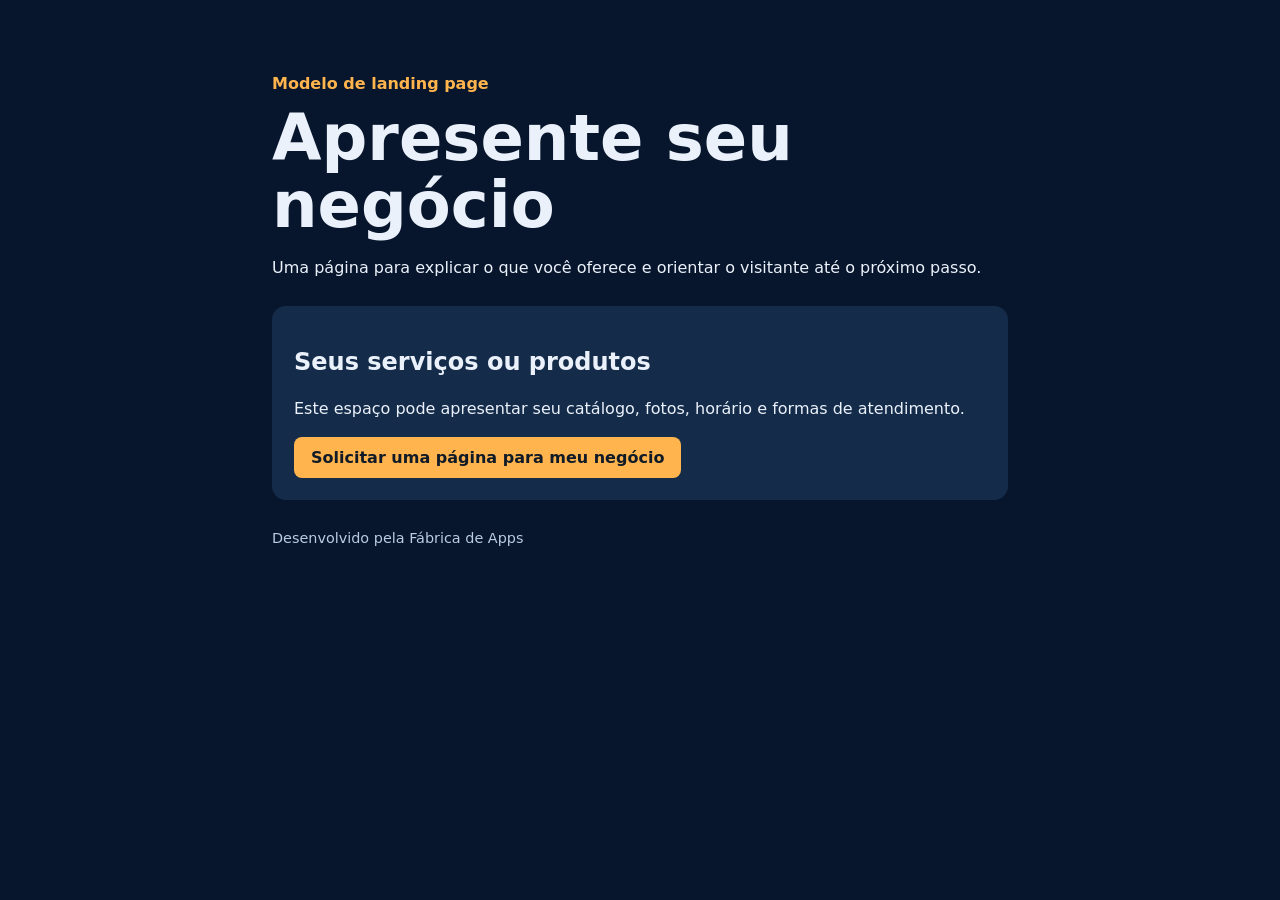
<file: public/nfsfdigital/fabrica-de-apps/clientes/modelo/index.html>
<!doctype html>
<html lang="pt-BR"><head><meta charset="utf-8"><meta name="viewport" content="width=device-width,initial-scale=1"><title>Modelo de landing page | Fábrica de Apps</title>
<style>
:root{font:16px system-ui,sans-serif;color:#ebf1fb;background:#07162c}*{box-sizing:border-box}body{margin:0}main{max-width:780px;margin:auto;padding:clamp(25px,7vw,74px) 22px}h1{font-size:clamp(2rem,7vw,4rem);line-height:1.05;margin:12px 0}p{line-height:1.6}.brand{color:#ffb44d;font-weight:800}.card{margin-top:25px;padding:22px;border-radius:14px;background:#142c49}.button{display:inline-block;padding:11px 17px;border-radius:8px;background:#ffb44d;color:#111b28;text-decoration:none;font-weight:750}a:focus-visible{outline:3px solid white;outline-offset:4px}footer{margin-top:30px;font-size:.9rem;color:#bacbe3}
</style></head><body><main><header><span class="brand">Modelo de landing page</span><h1>Apresente seu negócio</h1><p>Uma página para explicar o que você oferece e orientar o visitante até o próximo passo.</p></header>
<section class="card"><h2>Seus serviços ou produtos</h2><p>Este espaço pode apresentar seu catálogo, fotos, horário e formas de atendimento.</p><a class="button" href="../../#briefing">Solicitar uma página para meu negócio</a></section>
<footer>Desenvolvido pela Fábrica de Apps</footer></main></body></html>
</file>
<file: public/nfsfdigital/fabrica-de-apps/style.css>
:root{font-family:Inter,system-ui,sans-serif;color:#08132e;background:#f8faff;--navy:#06132e;--orange:#ff9c0d}*{box-sizing:border-box}body{margin:0}a{color:inherit}a:focus-visible{outline:3px solid #17aaff;outline-offset:4px}.wrap{width:min(94%,1400px);margin-inline:auto}.dark{background:radial-gradient(ellipse at 76% 76%,#11265b 0,transparent 46%),radial-gradient(ellipse at 0% 100%,#361b36 0,transparent 37%),#050e24;color:#fff;border-radius:0 0 45% 3% / 0 0 5% 3%;overflow:hidden}.header{min-height:90px;display:flex;align-items:center;gap:24px;justify-content:space-between}.brands{display:flex;gap:23px;align-items:center;text-decoration:none;flex-shrink:0}.nfsf{position:relative;line-height:1;padding-left:17px}.nfsf:before{content:"";position:absolute;inset:0 auto 0 0;width:46px;border-left:6px solid #ff940d;border-radius:50%;transform:rotate(27deg)}.nfsf strong{display:block;font-size:40px;letter-spacing:-3px}.nfsf small{display:block;font-size:10px}.factory{border-left:2px solid #fff;padding-left:18px;display:flex;align-items:center;gap:9px;font-size:22px;font-weight:850;line-height:1.05}.factory i{font:normal 42px system-ui;color:var(--orange)}.factory b{display:block;color:var(--orange)}nav{display:flex;gap:clamp(11px,1.5vw,24px);align-items:center}nav a{text-decoration:none;font-weight:650;font-size:13px;white-space:nowrap}nav a:hover{text-decoration:underline}nav [aria-current]{border-bottom:3px solid var(--orange);padding-block:9px}.button{display:inline-flex;align-items:center;justify-content:center;gap:8px;padding:13px 20px;border-radius:13px;font-weight:800;text-decoration:none;line-height:1.2}.orange{background:linear-gradient(110deg,#ffad08,#ff820b);color:#181227}.outline{border:1.5px solid #fff;color:#fff}.header-action{border-radius:30px;font-size:13px;text-align:center}.hero{min-height:500px;display:grid;grid-template-columns:45% 55%;align-items:center;padding:20px 0 40px}.intro{padding-left:clamp(0px,4vw,70px);position:relative;z-index:1}.intro h1{font-size:clamp(2.35rem,3.55vw,3.75rem);letter-spacing:-.055em;line-height:1.02;margin:0 0 16px;font-weight:880}.intro em{color:var(--orange);font-style:normal;display:block}.intro p{font-size:clamp(1rem,1.4vw,1.25rem);line-height:1.4;max-width:510px;margin:0 0 21px}.actions,.benefits{display:flex;flex-wrap:wrap;gap:12px}.benefits{list-style:none;padding:0;margin:16px 0 0}.benefits li{background:#102141;padding:8px 11px;border-radius:12px;font-size:13px}.showcase{height:430px;position:relative;isolation:isolate}.halo{position:absolute;width:63%;height:74%;left:19%;top:15%;border:3px solid #4bd4ff;border-bottom-color:#ffa526;border-radius:50%;transform:rotate(-26deg);box-shadow:0 0 32px #0aa9ff,inset 0 0 27px #195eff,0 12px 32px #ff86245c}.phone{position:absolute;left:calc(50% - 103px);top:3%;width:206px;height:390px;transform:rotate(9deg);border-radius:39px;padding:8px;background:linear-gradient(135deg,#7bdbff,#07182e 36%,#1f2a51 82%,#ffac59);box-shadow:0 12px 28px #0009,0 0 14px #2d9bff}.screen{position:relative;background:radial-gradient(ellipse at 45% 55%,#133e87,#081230 75%);border:3px solid #020816;border-radius:32px;height:100%;text-align:center;padding:25px 11px 12px}.notch{position:absolute;background:#030711;width:72px;height:13px;top:0;left:calc(50% - 36px);border-radius:0 0 11px 11px}.screen p{margin:0;font-size:19px;font-style:italic;line-height:1.02}.screen strong{font-size:32px}.store{margin:18px auto 12px;width:104px}.awning{height:31px;border-radius:13px 13px 7px 7px;background:repeating-linear-gradient(90deg,#ff9a2a 0 17px,#fff1d9 17px 34px);box-shadow:0 5px 10px #0007;position:relative}.window{border:6px solid #d5e9ff;border-top:0;border-radius:0 0 10px 10px;padding:8px;font-size:30px;background:#1461a5}.app-icons{display:flex;justify-content:center;gap:6px}.app-icons span{background:#125ca9;border:1px solid #49b3ff66;border-radius:7px;padding:4px 7px}.order{background:linear-gradient(110deg,#ffa82a,#e45b0c);border-radius:9px;margin:13px 2px 0;padding:7px;font-weight:850}.sectors{list-style:none;padding:0;margin:0}.sectors li{position:absolute;display:flex;align-items:center;gap:9px;width:clamp(140px,13vw,193px);padding:11px 9px;background:#101b3ced;border:1px solid var(--accent);box-shadow:inset 0 0 16px color-mix(in srgb,var(--accent) 22%,transparent);border-radius:16px;font-size:clamp(12px,1.2vw,16px);font-weight:800}.sectors i{font:normal 25px system-ui;color:var(--accent)}.sectors li:nth-child(-n+3){left:1%}.sectors li:nth-child(n+4){right:0}.sectors li:nth-child(3n+1){top:15%}.sectors li:nth-child(3n+2){top:38%}.sectors li:nth-child(3n){top:61%}.process{text-align:center;padding:22px 0}.process h2,.detail h2{margin:0;font-size:clamp(1.6rem,3vw,2.45rem);letter-spacing:-.04em}.process>p{margin:5px 0 20px}.steps{list-style:none;display:grid;grid-template-columns:repeat(5,1fr);padding:0;margin:0 0 30px;gap:15px}.steps li{display:grid;justify-items:center;position:relative}.steps li:not(:last-child):after{content:"›";position:absolute;right:-12px;top:18px;color:#687d9f;font-size:36px}.steps i{font:800 32px system-ui;color:#1269ca;line-height:1.25;margin-bottom:6px}.steps li:nth-child(2n) i{color:#e95f16}.steps span{font-size:.9rem}.highlights,.tiles{display:grid;grid-template-columns:repeat(3,1fr);gap:16px;text-align:left}.highlights article,.tiles article{background:#e8eef8;border-radius:17px;padding:17px;display:flex;gap:13px}.highlights article:nth-child(2){background:#eee8ff}.highlights article:nth-child(3){background:#e7f5e8}.highlights article>span{font-size:31px;color:#1769cb}.highlights h3,.tiles h3{margin:0;font-size:1.25rem;letter-spacing:-.025em}.highlights p,.tiles p{margin:6px 0 10px}.highlights ul{padding-left:19px;margin:5px 0}.ink{background:#10264c;color:#fff;font-size:14px;padding:10px 13px}.detail{padding:34px 0;border-top:1px solid #dce4ef}.tiles{grid-template-columns:repeat(2,1fr);margin-top:13px}.tiles article{display:block}footer{padding:23px 0;background:#07152e;color:#fff;font-size:14px}
@media(max-width:1120px){.header{flex-wrap:wrap;padding:13px 0;gap:12px}.header nav{order:3;width:100%;flex-wrap:wrap}.intro{padding-left:0}.hero{min-height:440px}.showcase{height:365px}.phone{width:166px;height:327px;left:calc(50% - 83px)}.screen strong{font-size:25px}.screen p{font-size:16px}.store{margin:10px auto 9px}.window{font-size:22px;padding:4px}.order{margin-top:7px}.sectors li{width:126px}}
@media(max-width:760px){.hero{grid-template-columns:1fr;padding-top:20px;gap:12px}.showcase{max-width:565px;width:100%;margin-inline:auto}.intro h1{max-width:560px}.highlights{grid-template-columns:1fr}.steps{grid-template-columns:repeat(3,1fr)}.steps li:nth-child(3):after{display:none}}
@media(max-width:450px){.factory{font-size:15px;padding-left:9px}.factory i{font-size:30px}.brands{gap:10px}.nfsf strong{font-size:30px}.nfsf small{font-size:8px}.header-action{font-size:11px;padding:8px}.showcase{height:310px}.phone{width:137px;height:272px;left:calc(50% - 68px)}.screen{padding:18px 5px 7px}.screen strong{font-size:20px}.screen p{font-size:13px}.store{width:76px}.awning{height:23px}.window{font-size:16px}.app-icons span{padding:2px 5px}.order{font-size:12px}.sectors li{width:91px;font-size:10px;gap:3px;padding:7px 3px;border-radius:9px}.sectors i{font-size:15px}.tiles{grid-template-columns:1fr}}
/* Add a skin by defining its tokens here and adding an option in index.html. */
:root {
  --skin-base:#050e24; --skin-halo:#11265b; --skin-edge:#361b36;
  --skin-accent:#ff9c0d; --skin-action-start:#ffad08; --skin-action-end:#ff820b;
  --skin-badge:#102141; --skin-footer:#07152e; --skin-card:#e8eef8;
  --skin-card-second:#eee8ff; --skin-card-third:#e7f5e8; --skin-paper:#f8faff;
  --skin-ring:#4bd4ff; --skin-ring-shadow:#0aa9ff; --skin-screen:#133e87;
}
:root[data-skin="ciano"] {
  --skin-base:#03191f; --skin-halo:#0d4a55; --skin-edge:#123631;
  --skin-accent:#65ead7; --skin-action-start:#78f4d1; --skin-action-end:#42d9ed;
  --skin-badge:#12383f; --skin-footer:#082830; --skin-card:#ddf5f5;
  --skin-card-second:#d9effc; --skin-card-third:#e4f6e9; --skin-paper:#f3fbfa;
  --skin-ring:#83ffe2; --skin-ring-shadow:#31dac4; --skin-screen:#135b67;
}
:root[data-skin="violeta"] {
  --skin-base:#170c2a; --skin-halo:#3e2067; --skin-edge:#491c4d;
  --skin-accent:#e2aaff; --skin-action-start:#e7b8ff; --skin-action-end:#bb90ff;
  --skin-badge:#352150; --skin-footer:#211433; --skin-card:#f0e7fa;
  --skin-card-second:#f9e6f6; --skin-card-third:#e9eafa; --skin-paper:#fbf7ff;
  --skin-ring:#d3abff; --skin-ring-shadow:#a876ff; --skin-screen:#503585;
}
:root{--orange:var(--skin-accent);background:var(--skin-paper)}
.dark{background:radial-gradient(ellipse at 76% 76%,var(--skin-halo) 0,transparent 46%),radial-gradient(ellipse at 0% 100%,var(--skin-edge) 0,transparent 37%),var(--skin-base)}
.nfsf:before{border-left-color:var(--skin-accent)}
.orange,.order{background:linear-gradient(110deg,var(--skin-action-start),var(--skin-action-end))}
.order{color:#181227}
.benefits li{background:var(--skin-badge)}
.halo{border-color:var(--skin-ring);border-bottom-color:var(--skin-accent);box-shadow:0 0 32px var(--skin-ring-shadow),inset 0 0 27px var(--skin-ring-shadow)}
.screen{background:radial-gradient(ellipse at 45% 55%,var(--skin-screen),var(--skin-base) 75%)}
.highlights article,.tiles article{background:var(--skin-card)}
.highlights article:nth-child(2){background:var(--skin-card-second)}
.highlights article:nth-child(3){background:var(--skin-card-third)}
.ink,footer{background:var(--skin-footer)}
.skin-control{display:flex;align-items:center;gap:6px;font-size:12px;font-weight:700}
.skin-control select{font:inherit;color:#fff;background:var(--skin-badge);border:1px solid #8193aa;border-radius:8px;padding:7px}
.skin-control select:focus-visible{outline:3px solid var(--skin-ring);outline-offset:2px}
@media(max-width:1280px){.header{flex-wrap:wrap;padding:13px 0;gap:12px}.header nav{order:3;width:100%;flex-wrap:wrap}}

#brief-form{max-width:760px;background:var(--skin-card);border-radius:18px;padding:clamp(14px,4vw,27px)}#brief-form fieldset{border:0;margin:0 0 14px;padding:0;min-width:0}#brief-form legend{font-weight:850;font-size:1.3rem;margin-bottom:12px}#brief-form label{display:block;font-weight:650;margin-bottom:12px}#brief-form input:not([type=checkbox]),#brief-form textarea,#brief-form select{display:block;width:100%;font:inherit;color:inherit;border:1px solid #74839a;background:#fff;border-radius:8px;padding:9px;margin-top:5px}#brief-form textarea{resize:vertical}#brief-form button{border:0;cursor:pointer}#brief-form [hidden]{display:none}#brief-form .checks{display:grid;grid-template-columns:repeat(auto-fit,minmax(135px,1fr));gap:8px}#brief-etapa{font-weight:700;margin-top:0}#brief-status:empty{display:none}
#combos-offline{margin:16px 0 24px}#combos-offline>h3,.combo-tiles h4{margin:0 0 6px}.combo-tiles{grid-template-columns:repeat(3,minmax(0,1fr))}.combo-tiles h4{font-size:1.15rem}@media(max-width:650px){.combo-tiles{grid-template-columns:1fr}}
#acompanhar li[data-current]{font-weight:800}#painel-nfsf textarea,#painel-nfsf select{font:inherit;max-width:100%}#painel-nfsf button:disabled{opacity:.55}
.connect-help{margin:24px 0 0}.connect-help h4{margin:0;font-size:1.05rem}.connect-inline{margin:14px 0;background:var(--skin-paper);border-radius:10px;padding:10px 12px}.connect-inline summary{cursor:pointer;font-weight:750}.connect-inline p{margin:.65em 0}
.balby-gallery{margin-top:22px}.balby-gallery summary{cursor:pointer;font-weight:800}.balby-grid{display:grid;grid-template-columns:repeat(auto-fit,minmax(min(100%,165px),1fr));gap:12px;margin-top:15px}.balby-grid figure{margin:0;padding:10px;background:var(--skin-card);border-radius:12px}.balby-grid img{display:block;width:100%;height:300px;object-fit:contain;background:#100e0b;border-radius:8px}.balby-grid figcaption{margin-top:8px;font-weight:700}
.app-preview{display:block;width:min(100%,440px);height:760px;border:1px solid #d4d4d8;border-radius:14px;margin:12px auto;background:white;pointer-events:none}.app-preview-select{display:block;margin-top:12px}
.galeria-modelos{display:grid;grid-template-columns:repeat(auto-fit,minmax(min(100%,440px),1fr));gap:18px;margin-top:16px}.galeria-modelos figure{margin:0;background:var(--skin-card);padding:12px;border-radius:12px}.galeria-modelos h3{margin:0 0 8px}.galeria-modelos img,.galeria-capa img{display:block;width:100%;height:auto;border-radius:8px}.galeria-modelos figcaption{margin-top:8px}.galeria-arte{position:relative;overflow:hidden;border-radius:9px}.galeria-capa{margin:10px 0}.galeria-faixa{position:absolute;top:50%;left:50%;width:150%;padding:6px 2px;transform:translate(-50%,-50%) rotate(-20deg);text-align:center;color:white;background:#0e1526dc;font-size:clamp(9px,1.25vw,15px);font-weight:800;pointer-events:none}.galeria-tela{min-height:190px;padding:14px;background:#102541;color:#fff}.balby-grid .galeria-tela img{height:90px;width:90px;object-fit:contain;margin:0 auto 8px}.galeria-tela p{margin:7px 0}
</file>
